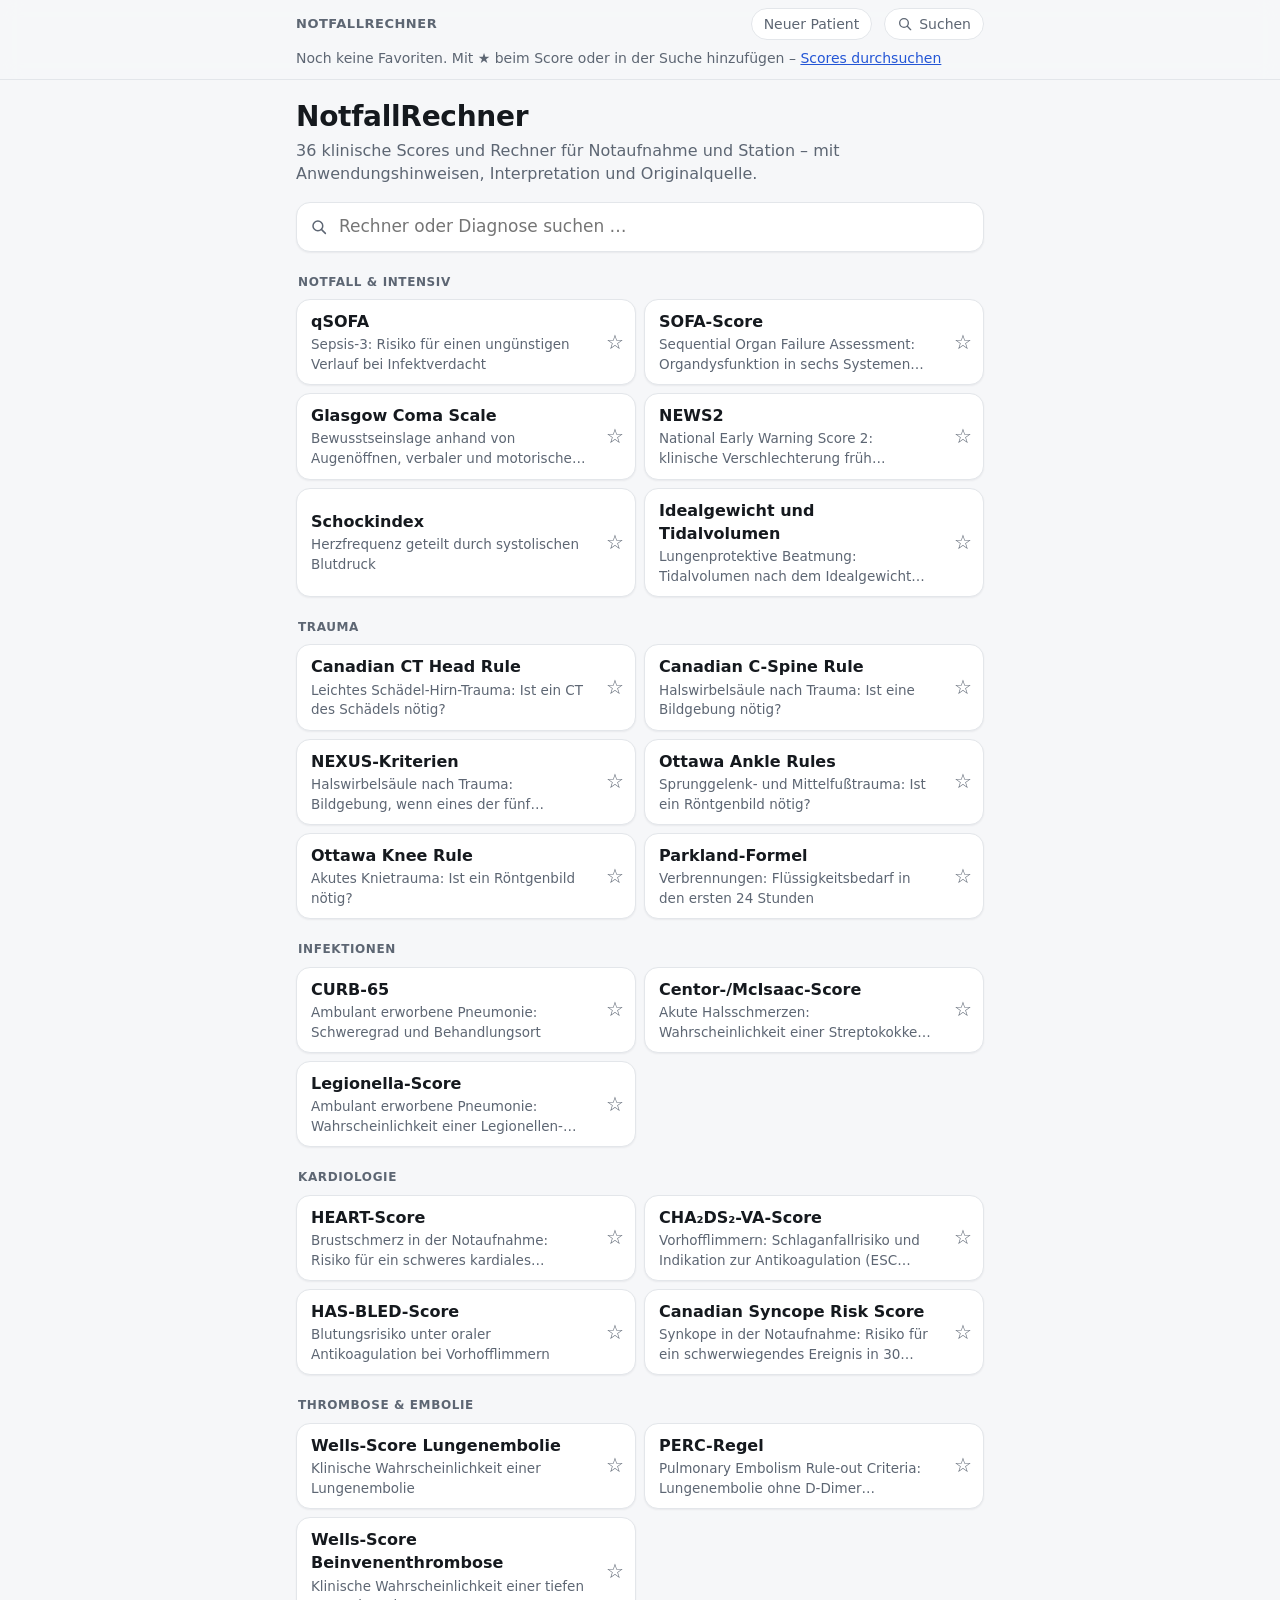
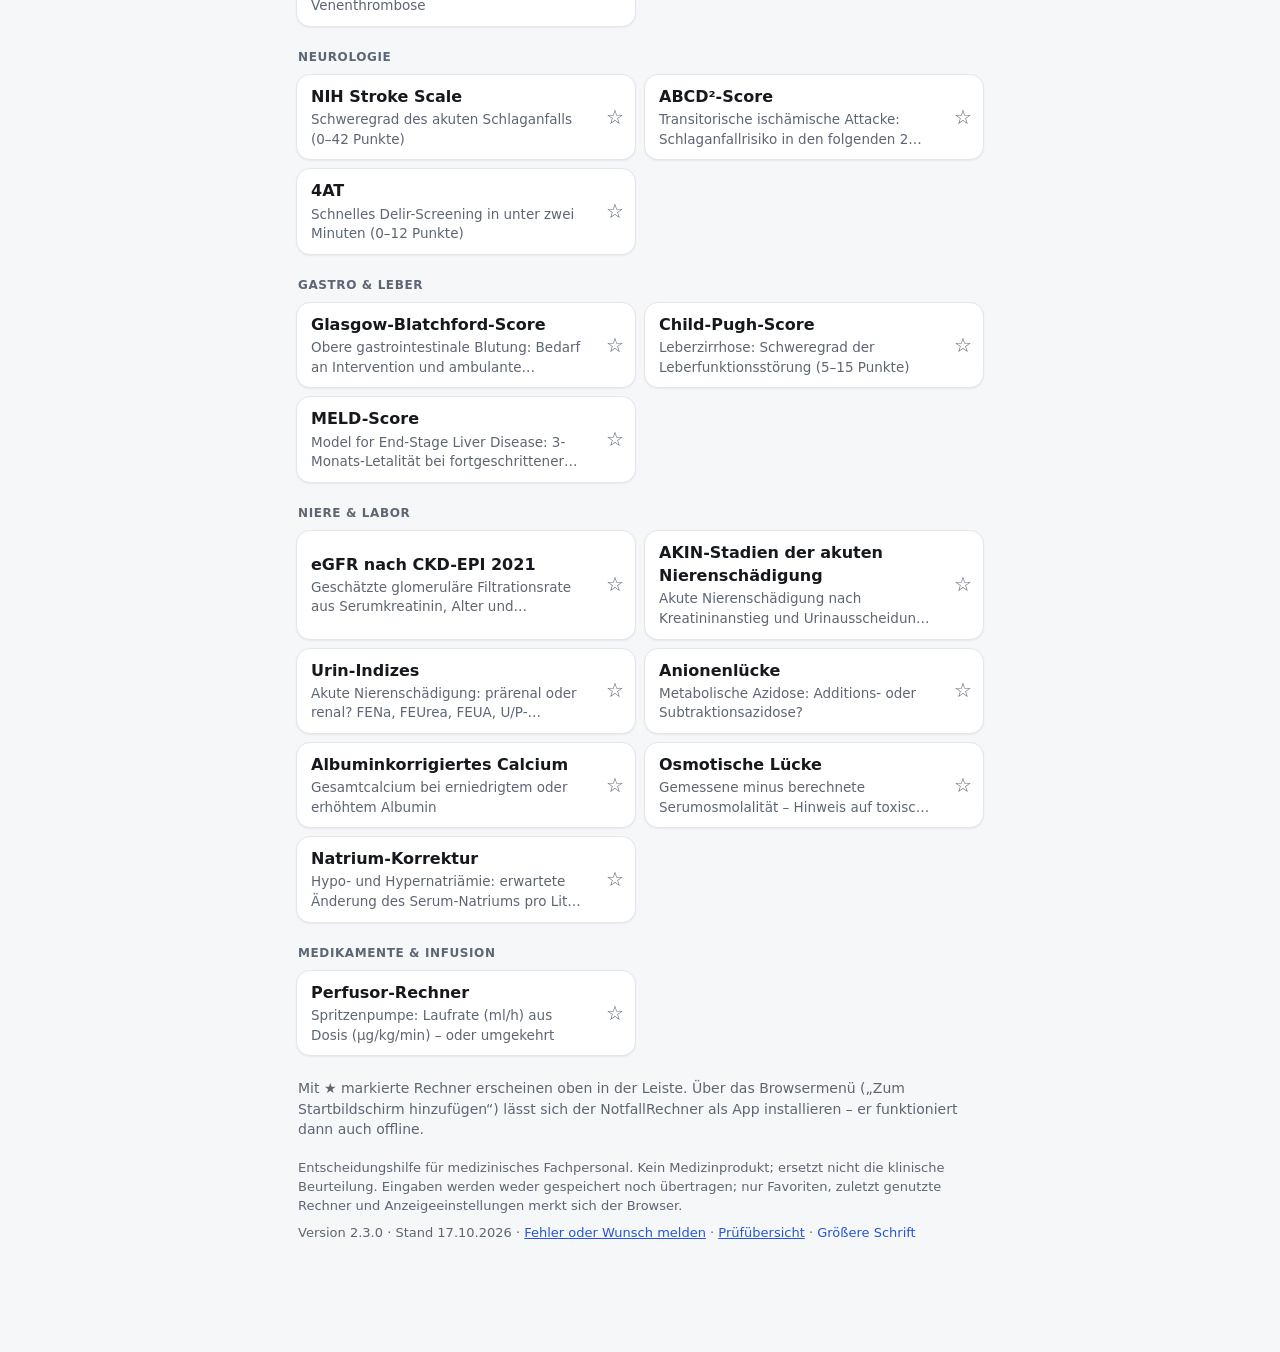
<file: index.html>
<!doctype html>
<html lang="de">
<head>
  <meta charset="utf-8">
  <meta name="viewport" content="width=device-width, initial-scale=1, viewport-fit=cover">
  <title>Notfall Rechner</title>
  <meta name="description" content="NotfallRechner: klinische Scores und Rechner für Notaufnahme und Station – NEWS2, qSOFA, SOFA, GCS, HEART, Wells, NIHSS, Canadian CT Head, eGFR, Urin-Indizes, Perfusor und mehr, mit Anwendungshinweisen und Originalquelle.">
  <meta name="theme-color" content="#f6f7f9" media="(prefers-color-scheme: light)">
  <meta name="theme-color" content="#111418" media="(prefers-color-scheme: dark)">
  <link rel="manifest" href="manifest.json">
  <link rel="icon" href="icons/icon.svg" type="image/svg+xml">
  <link rel="apple-touch-icon" href="icons/apple-touch-icon.png">
  <meta name="apple-mobile-web-app-title" content="NotfallRechner">
  <link rel="stylesheet" href="css/style.css">
</head>
<body>
  <header class="top">
    <div class="brand-row">
      <a class="brand" href="#" title="Zur Startseite">NotfallRechner</a>
      <button id="new-patient" type="button" class="new-patient" title="Alle Eingaben in allen Rechnern löschen">Neuer Patient</button>
      <button id="search-open" type="button" class="search-open" aria-keyshortcuts="/" title="Suchen ( / )">
        <svg viewBox="0 0 24 24" width="16" height="16" aria-hidden="true"><circle cx="10.5" cy="10.5" r="6.5" fill="none" stroke="currentColor" stroke-width="2"/><path d="m15.5 15.5 5 5" stroke="currentColor" stroke-width="2" stroke-linecap="round"/></svg>
        Suchen
      </button>
    </div>
    <nav id="nav" class="tabs" aria-label="Score auswählen"></nav>
  </header>

  <main>
    <section id="home" class="home" hidden>
      <h1 class="home-title">NotfallRechner</h1>
      <p id="home-intro" class="home-intro"></p>
      <div class="home-search">
        <svg viewBox="0 0 24 24" width="18" height="18" aria-hidden="true"><circle cx="10.5" cy="10.5" r="6.5" fill="none" stroke="currentColor" stroke-width="2"/><path d="m15.5 15.5 5 5" stroke="currentColor" stroke-width="2" stroke-linecap="round"/></svg>
        <input id="home-search" type="search" placeholder="Rechner oder Diagnose suchen …" aria-label="Rechner suchen" autocomplete="off" enterkeyhint="go">
      </div>
      <div id="home-list" class="home-list"></div>
      <p class="home-tip">
        Mit ★ markierte Rechner erscheinen oben in der Leiste. Über das Browsermenü
        („Zum Startbildschirm hinzufügen“) lässt sich der NotfallRechner als App installieren – er funktioniert dann auch offline.
      </p>
    </section>

    <div id="calc">
    <div class="head">
      <div>
        <h1 id="title"></h1>
        <p id="subtitle" class="subtitle"></p>
      </div>
      <div class="head-actions">
        <button id="fav" type="button" class="fav-btn" aria-pressed="false">
          <svg viewBox="0 0 24 24" width="18" height="18" aria-hidden="true"><path d="M12 3.5l2.6 5.3 5.9.9-4.3 4.1 1 5.8-5.2-2.7-5.2 2.7 1-5.8-4.3-4.1 5.9-.9z" stroke="currentColor" stroke-width="1.8" stroke-linejoin="round"/></svg>
        </button>
        <button id="reset" type="button" class="reset">Zurücksetzen</button>
      </div>
    </div>

    <details id="usage" class="usage"></details>

    <div id="form" class="form"></div>

    <section id="detail" class="detail" aria-live="polite"></section>
    </div>

    <p class="disclaimer">
      Entscheidungshilfe für medizinisches Fachpersonal. Kein Medizinprodukt; ersetzt nicht die klinische Beurteilung.
      Eingaben werden weder gespeichert noch übertragen; nur Favoriten, zuletzt genutzte Rechner und Anzeigeeinstellungen merkt sich der Browser.
    </p>
    <p class="footer">
      <span id="version"></span> · <a id="feedback" target="_blank" rel="noopener">Fehler oder Wunsch melden</a> ·
      <a href="pruefung.html">Prüfübersicht</a> ·
      <button id="text-size" type="button" class="link-button" aria-pressed="false">Größere Schrift</button>
    </p>
  </main>

  <div id="bar" class="bar" role="status"></div>
  <div id="toast" class="toast" role="status" hidden></div>

  <dialog id="search" class="search" aria-label="Score suchen">
    <div class="search-inner">
      <div class="search-head">
        <input id="search-input" type="search" placeholder="Score, Organ oder Diagnose …" aria-label="Scores durchsuchen" autocomplete="off" enterkeyhint="go">
        <form method="dialog"><button class="search-close">Schließen</button></form>
      </div>
      <div id="search-list" class="search-list"></div>
    </div>
  </dialog>

  <script src="js/version.js"></script>
  <script src="js/config.js"></script>
  <script src="js/scores.js"></script>
  <script src="js/app.js"></script>
</body>
</html>
</file>
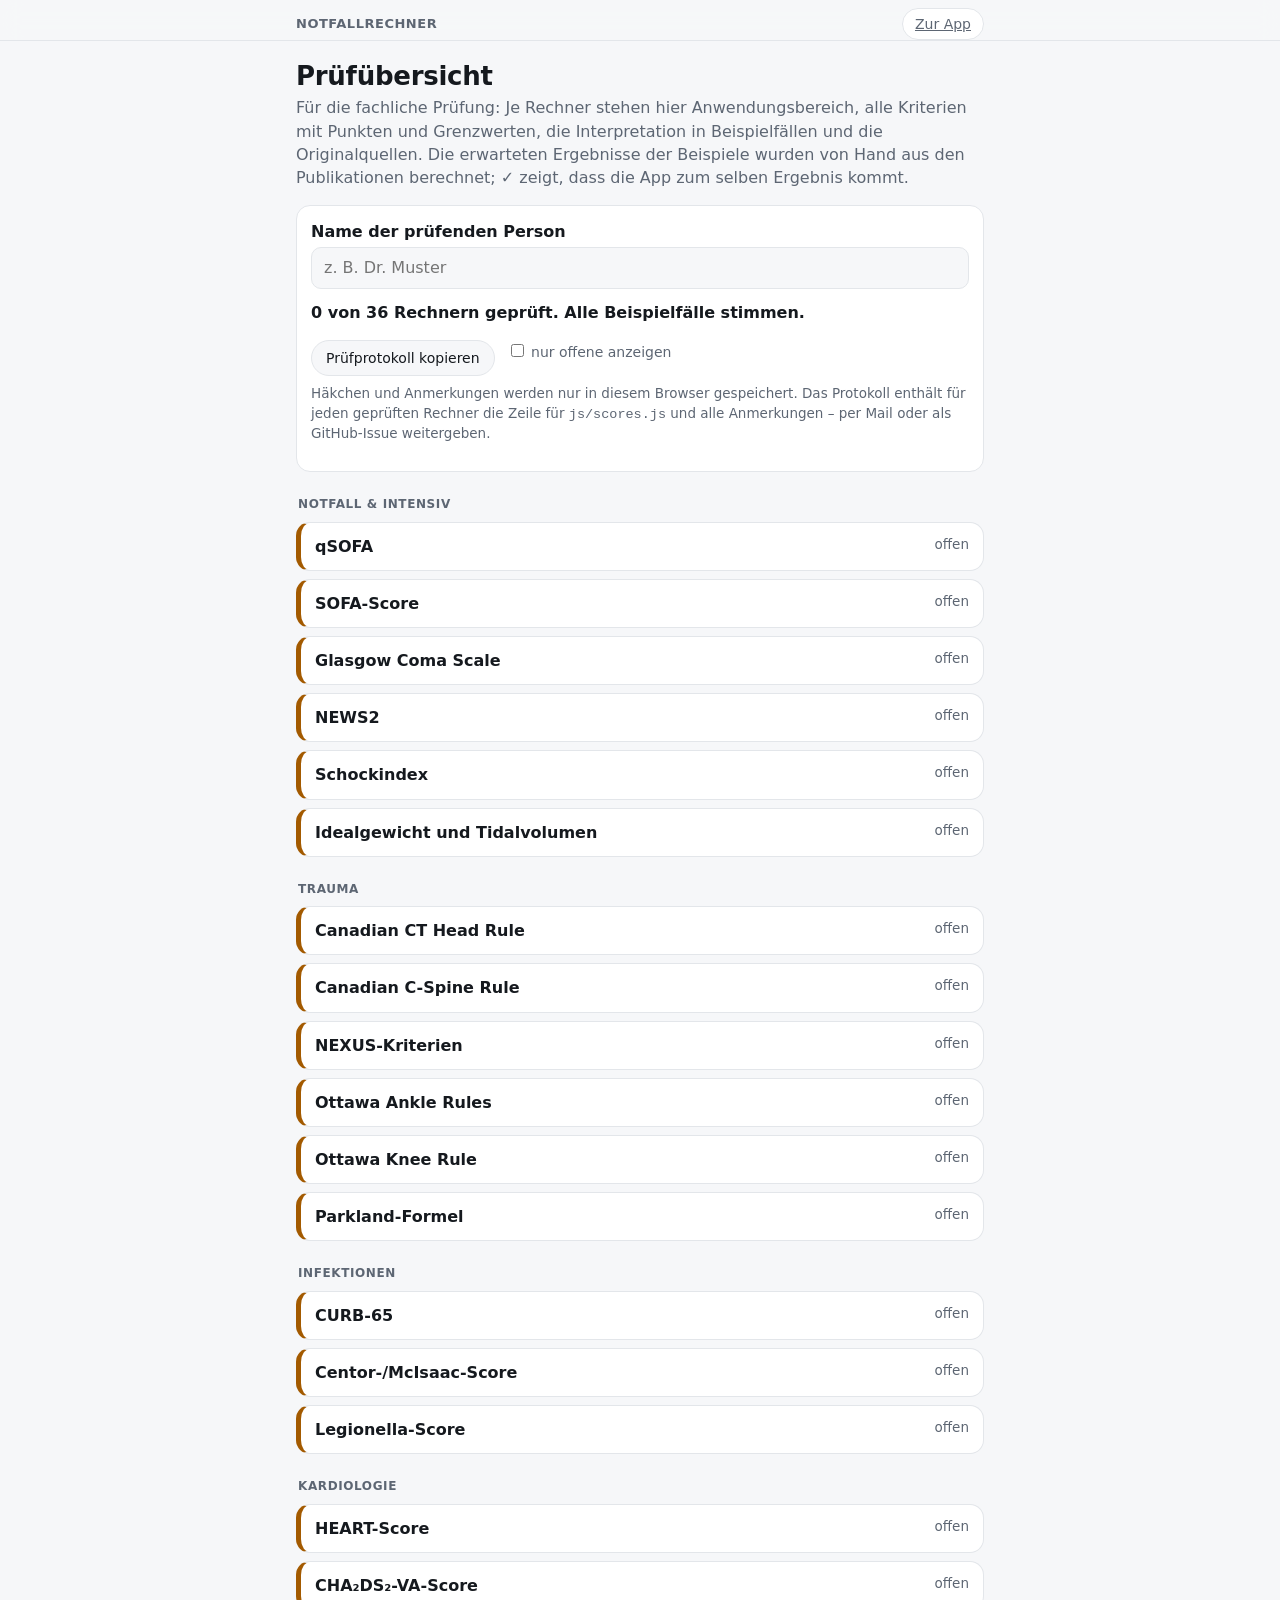
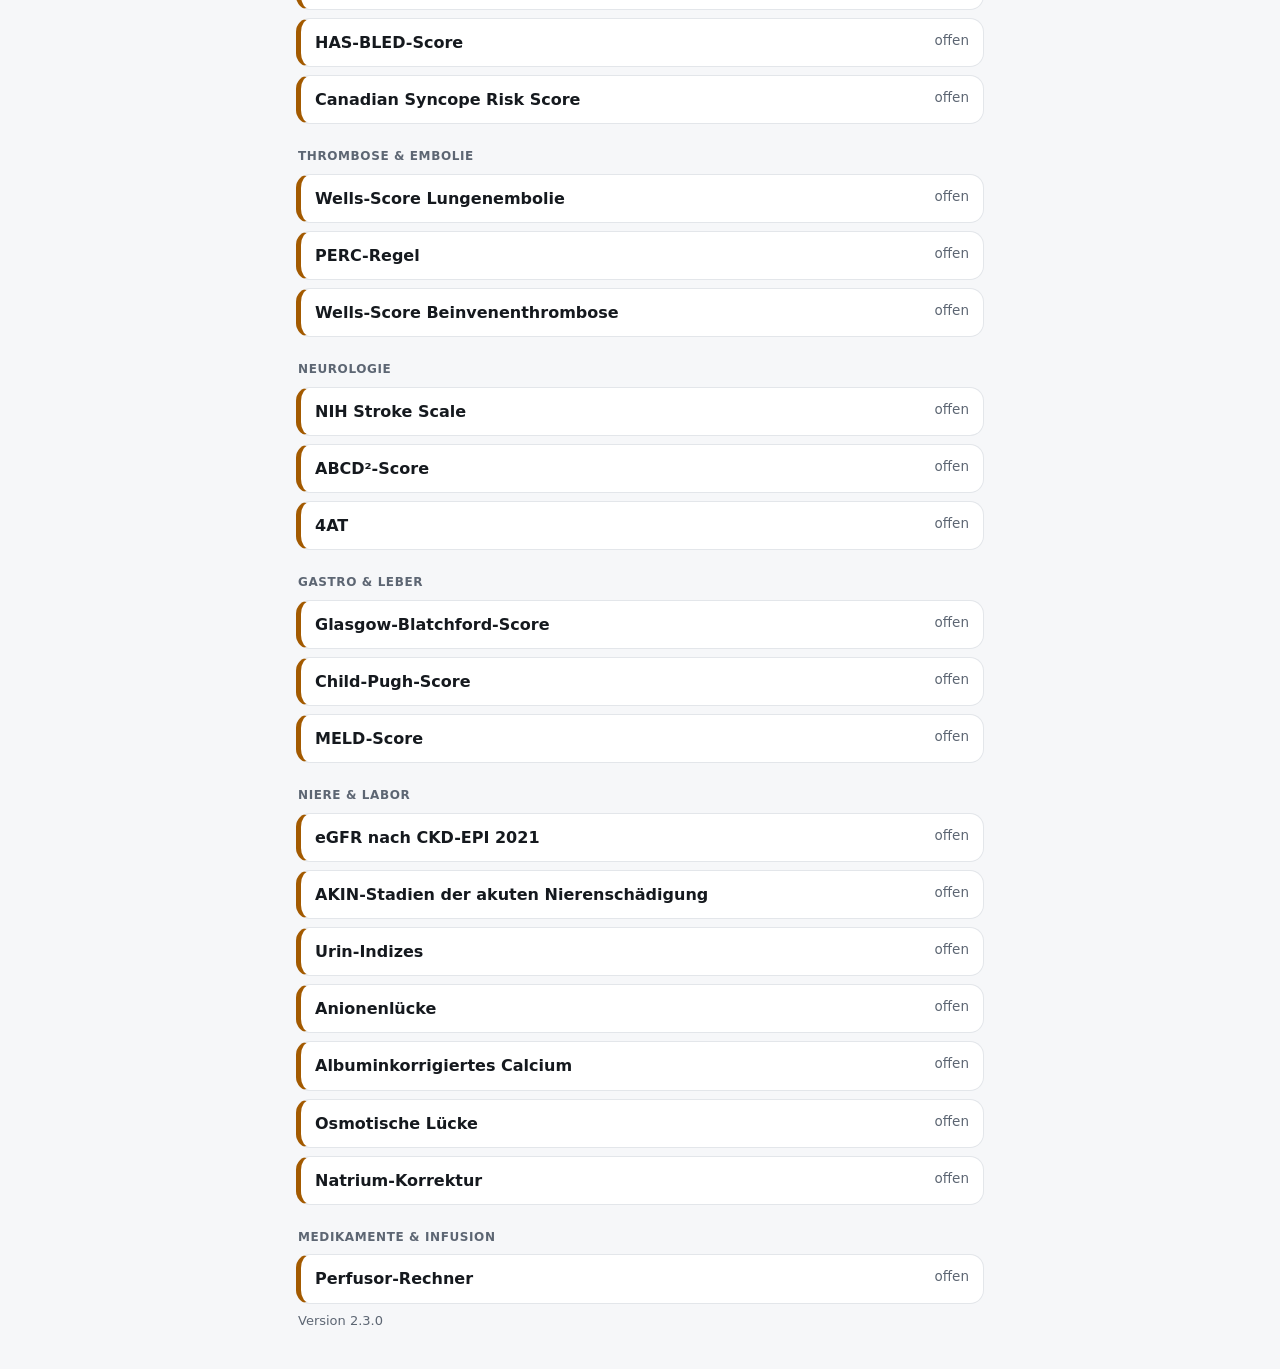
<file: pruefung.html>
<!doctype html>
<html lang="de">
<head>
  <meta charset="utf-8">
  <meta name="viewport" content="width=device-width, initial-scale=1, viewport-fit=cover">
  <title>Prüfübersicht · NotfallRechner</title>
  <meta name="description" content="Fachliche Prüfung des NotfallRechners: Kriterien, Grenzwerte und durchgerechnete Beispielfälle aller Rechner.">
  <meta name="robots" content="noindex">
  <meta name="theme-color" content="#f6f7f9" media="(prefers-color-scheme: light)">
  <meta name="theme-color" content="#111418" media="(prefers-color-scheme: dark)">
  <link rel="icon" href="icons/icon.svg" type="image/svg+xml">
  <link rel="stylesheet" href="css/style.css">
</head>
<body class="review-page">
  <header class="top">
    <div class="brand-row">
      <a class="brand" href="./">NotfallRechner</a>
      <a class="search-open" href="./">Zur App</a>
    </div>
  </header>

  <main>
    <h1>Prüfübersicht</h1>
    <p class="subtitle">
      Für die fachliche Prüfung: Je Rechner stehen hier Anwendungsbereich, alle Kriterien mit Punkten und Grenzwerten,
      die Interpretation in Beispielfällen und die Originalquellen. Die erwarteten Ergebnisse der Beispiele wurden von
      Hand aus den Publikationen berechnet; ✓ zeigt, dass die App zum selben Ergebnis kommt.
    </p>

    <section class="review-panel">
      <label class="review-field">
        <span>Name der prüfenden Person</span>
        <input id="reviewer" type="text" autocomplete="name" placeholder="z. B. Dr. Muster">
      </label>
      <p id="progress" class="review-progress"></p>
      <div class="review-actions">
        <button id="copy-log" type="button" class="copy">Prüfprotokoll kopieren</button>
        <label class="review-filter"><input id="only-open" type="checkbox"> nur offene anzeigen</label>
      </div>
      <p class="hint">
        Häkchen und Anmerkungen werden nur in diesem Browser gespeichert. Das Protokoll enthält für jeden geprüften
        Rechner die Zeile für <code>js/scores.js</code> und alle Anmerkungen – per Mail oder als GitHub-Issue weitergeben.
      </p>
    </section>

    <div id="list" class="review-list"></div>

    <p class="footer"><span id="version"></span></p>
  </main>

  <div id="toast" class="toast" role="status" hidden></div>

  <script src="js/version.js"></script>
  <script src="js/config.js"></script>
  <script src="js/scores.js"></script>
  <script src="js/examples.js"></script>
  <script src="js/review.js"></script>
</body>
</html>
</file>
<file: css/style.css>
:root {
  --bg: #f6f7f9;
  --surface: #ffffff;
  --text: #15191e;
  --muted: #5d6673;
  --line: #e3e6ea;
  --accent: #2456d6;
  --accent-soft: #e8eefc;
  --low: #1a7f4b;
  --low-soft: #e5f4ec;
  --mid: #a35a00;
  --mid-soft: #fbf0df;
  --high: #c0262d;
  --high-soft: #fbe7e7;
  --pending: #5d6673;
  --pending-soft: #eef0f3;
  --info: var(--accent);
  --info-soft: var(--accent-soft);
  --radius: 14px;
  --shadow: 0 1px 2px rgba(16, 24, 40, 0.06);
  color-scheme: light;
}

@media (prefers-color-scheme: dark) {
  :root {
    --bg: #111418;
    --surface: #1a1e24;
    --text: #e8eaed;
    --muted: #9aa3ae;
    --line: #2b313a;
    --accent: #7ea2ff;
    --accent-soft: #1f2a44;
    --low: #4cc488;
    --low-soft: #15291f;
    --mid: #f0a540;
    --mid-soft: #2e2414;
    --high: #ff6b6b;
    --high-soft: #331a1c;
    --pending: #9aa3ae;
    --pending-soft: #22272e;
    --shadow: none;
    color-scheme: dark;
  }
}

* { box-sizing: border-box; }

/* Elements with their own display value must still honour the attribute. */
[hidden] { display: none !important; }

html { -webkit-text-size-adjust: 100%; }

body {
  margin: 0;
  background: var(--bg);
  color: var(--text);
  font: 16px/1.45 system-ui, -apple-system, "Segoe UI", Roboto, "Helvetica Neue", Arial, sans-serif;
  -webkit-font-smoothing: antialiased;
}

button { font: inherit; color: inherit; }

/* Header + tabs */
.top {
  position: sticky;
  top: 0;
  z-index: 10;
  background: color-mix(in srgb, var(--bg) 88%, transparent);
  backdrop-filter: saturate(1.4) blur(10px);
  -webkit-backdrop-filter: saturate(1.4) blur(10px);
  border-bottom: 1px solid var(--line);
  padding-top: env(safe-area-inset-top);
}
.brand-row {
  display: flex;
  align-items: center;
  justify-content: space-between;
  gap: 12px;
  max-width: 720px;
  margin: 0 auto;
  padding: 8px 16px 0;
}
.brand {
  flex: 1;
  color: var(--muted);
  text-decoration: none;
  min-width: 0;
  overflow: hidden;
  text-overflow: ellipsis;
  white-space: nowrap;
  font-size: 13px;
  font-weight: 600;
  letter-spacing: 0.04em;
  text-transform: uppercase;
  color: var(--muted);
}
.tabs {
  display: flex;
  gap: 6px;
  max-width: 720px;
  margin: 0 auto;
  padding: 8px 16px 10px;
  flex-wrap: wrap;
}
.tabs-empty { margin: 0; font-size: 14px; color: var(--muted); }
.tabs-empty-link {
  padding: 0;
  border: none;
  background: none;
  color: var(--accent);
  font-size: inherit;
  text-decoration: underline;
  cursor: pointer;
}
.tab {
  flex: none;
  padding: 7px 14px;
  border-radius: 999px;
  border: 1px solid var(--line);
  background: var(--surface);
  color: var(--text);
  text-decoration: none;
  font-size: 15px;
  font-weight: 500;
  white-space: nowrap;
}
.tab[aria-current="page"] {
  background: var(--accent);
  border-color: var(--accent);
  color: #fff;
}
@media (prefers-color-scheme: dark) {
  .tab[aria-current="page"] { color: #0b1020; }
}
.search-open {
  display: inline-flex;
  align-items: center;
  gap: 6px;
  padding: 5px 12px;
  border: 1px solid var(--line);
  border-radius: 999px;
  background: var(--surface);
  color: var(--muted);
  font-size: 14px;
  cursor: pointer;
}
.search-open:hover, .new-patient:hover { color: var(--text); }
.new-patient {
  flex: none;
  padding: 5px 12px;
  border: 1px solid var(--line);
  border-radius: 999px;
  background: var(--surface);
  color: var(--muted);
  font-size: 14px;
  cursor: pointer;
}

/* Layout */
main {
  max-width: 720px;
  margin: 0 auto;
  padding: 20px 16px calc(110px + env(safe-area-inset-bottom));
}
.head {
  display: flex;
  align-items: flex-start;
  justify-content: space-between;
  gap: 12px;
  margin-bottom: 16px;
}
.head > div { min-width: 0; }
h1 { hyphens: auto; overflow-wrap: break-word; margin: 0; font-size: 26px; line-height: 1.2; letter-spacing: -0.01em; }
.subtitle { margin: 4px 0 0; color: var(--muted); }
.reset {
  flex: none;
  background: none;
  border: 1px solid var(--line);
  border-radius: 999px;
  padding: 6px 12px;
  font-size: 14px;
  color: var(--muted);
  cursor: pointer;
}
.reset:hover { color: var(--text); }
.head-actions { flex: none; display: flex; align-items: center; gap: 6px; }
.fav-btn {
  display: grid;
  place-items: center;
  width: 34px;
  height: 34px;
  padding: 0;
  border: 1px solid var(--line);
  border-radius: 50%;
  background: none;
  color: var(--muted);
  cursor: pointer;
}
.fav-btn svg { fill: none; }
.fav-btn:hover { color: var(--text); }
.fav-btn[aria-pressed="true"] { color: var(--mid); border-color: var(--mid); }
.fav-btn[aria-pressed="true"] svg { fill: currentColor; }

/* When to use */
.usage {
  margin: 0 0 16px;
  background: var(--accent-soft);
  border-radius: var(--radius);
  font-size: 15px;
}
.usage summary {
  padding: 10px 14px;
  font-weight: 600;
  color: var(--accent);
  cursor: pointer;
  list-style-position: inside;
}
.usage-body { padding: 0 14px 12px; }
.usage-body p { margin: 0; hyphens: auto; overflow-wrap: break-word; }
.usage-body p + p { margin-top: 8px; }

.form { display: flex; flex-direction: column; gap: 10px; }
.form-heading {
  margin: 10px 2px 0;
  font-size: 12px;
  font-weight: 600;
  letter-spacing: 0.05em;
  text-transform: uppercase;
  color: var(--muted);
}
.form-heading:first-child { margin-top: 0; }

.hint { display: block; font-size: 13.5px; color: var(--muted); margin-top: 2px; }

/* Larger text: scales the whole layout, including the fixed result bar. */
html.large-text body { zoom: 1.18; }

.link-button {
  padding: 0;
  border: none;
  background: none;
  color: var(--accent);
  font: inherit;
  cursor: pointer;
}
.link-button:hover { text-decoration: underline; }

/* Review page */
.review-page main { padding-bottom: 40px; }
.review-panel {
  margin: 16px 0 8px;
  padding: 14px;
  background: var(--surface);
  border: 1px solid var(--line);
  border-radius: var(--radius);
}
.review-field { display: flex; flex-direction: column; gap: 4px; font-weight: 600; }
.review-field input, .review-check textarea {
  font: inherit;
  font-weight: 400;
  color: var(--text);
  background: var(--bg);
  border: 1px solid var(--line);
  border-radius: 10px;
  padding: 8px 12px;
}
.review-progress { margin: 12px 0 0; font-weight: 600; }
.review-actions { display: flex; flex-wrap: wrap; align-items: center; gap: 12px; margin: 4px 0 8px; }
.review-filter { font-size: 14px; color: var(--muted); }
.review-group {
  margin: 24px 2px 8px;
  font-size: 12px;
  font-weight: 600;
  letter-spacing: 0.05em;
  text-transform: uppercase;
  color: var(--muted);
}
.review-card {
  margin-bottom: 8px;
  background: var(--surface);
  border: 1px solid var(--line);
  border-left: 5px solid var(--mid);
  border-radius: var(--radius);
}
.review-card[data-checked="true"] { border-left-color: var(--low); }
.review-card summary {
  display: flex;
  justify-content: space-between;
  gap: 12px;
  padding: 12px 14px;
  cursor: pointer;
}
.review-title { font-weight: 600; }
.review-status { flex: none; font-size: 13.5px; color: var(--muted); }
.review-body { padding: 0 14px 14px; }
.review-body h3 { margin: 16px 0 6px; font-size: 15px; }
.review-body p { margin: 0 0 6px; }
.review-criteria { margin: 0; padding-left: 18px; }
.review-criteria li { margin: 4px 0; }
.review-criteria ul { margin: 2px 0; padding-left: 18px; font-size: 14.5px; }
.review-crit-heading { list-style: none; margin-left: -18px !important; font-weight: 600; color: var(--muted); }
.review-examples { display: grid; gap: 8px; }
.review-example {
  padding: 10px 12px;
  border-radius: 10px;
  background: var(--low-soft);
}
.review-example[data-ok="false"] { background: var(--high-soft); }
.review-example h4 { margin: 0 0 4px; font-size: 14px; }
.review-inputs {
  margin: 0 0 6px;
  font: 13.5px/1.45 ui-monospace, SFMono-Regular, Consolas, monospace;
  white-space: pre-wrap;
  overflow-wrap: anywhere;
}
.review-result { display: flex; flex-wrap: wrap; gap: 4px 14px; font-size: 14.5px; }
.review-ok { font-weight: 700; }
.review-source { display: block; margin: 4px 0; color: var(--accent); font-size: 14px; overflow-wrap: anywhere; }
.review-check { margin-top: 16px; padding-top: 12px; border-top: 1px solid var(--line); display: grid; gap: 8px; }
.review-check label { font-weight: 600; }

/* Start page */
.home-title { font-size: 28px; }
.home-intro { margin: 6px 0 16px; color: var(--muted); }
.home-search {
  position: relative;
  display: flex;
  align-items: center;
}
.home-search svg { position: absolute; left: 14px; color: var(--muted); pointer-events: none; }
#home-search {
  width: 100%;
  min-height: 50px;
  padding: 10px 14px 10px 42px;
  font: inherit;
  font-size: 17px;
  color: var(--text);
  background: var(--surface);
  border: 1px solid var(--line);
  border-radius: var(--radius);
  box-shadow: var(--shadow);
}
#home-search:focus { outline: 2px solid var(--accent); outline-offset: 1px; border-color: var(--accent); }
.home-group h2 {
  margin: 22px 2px 8px;
  font-size: 12px;
  font-weight: 600;
  letter-spacing: 0.05em;
  text-transform: uppercase;
  color: var(--muted);
}
.home-recent { display: flex; flex-wrap: wrap; gap: 6px; }
.home-grid { display: grid; grid-template-columns: 1fr; gap: 8px; }
@media (min-width: 600px) {
  .home-grid { grid-template-columns: 1fr 1fr; }
}
.home-card {
  display: flex;
  align-items: center;
  gap: 4px;
  background: var(--surface);
  border: 1px solid var(--line);
  border-radius: var(--radius);
  box-shadow: var(--shadow);
  transition: border-color 0.12s;
}
.home-card:hover { border-color: color-mix(in srgb, var(--accent) 50%, var(--line)); }
.home-link {
  flex: 1;
  min-width: 0;
  padding: 10px 4px 10px 14px;
  color: var(--text);
  text-decoration: none;
  border-radius: var(--radius);
}
.home-name { display: block; font-weight: 600; }
.home-sub {
  display: -webkit-box;
  -webkit-line-clamp: 2;
  -webkit-box-orient: vertical;
  overflow: hidden;
  margin-top: 2px;
  font-size: 13.5px;
  color: var(--muted);
  hyphens: auto;
}
.home-tip { margin: 22px 2px 0; font-size: 14px; color: var(--muted); }
.home-link:focus-visible, .brand:focus-visible { outline: 2px solid var(--accent); outline-offset: 2px; }

/* Yes/no rows */
.row {
  display: flex;
  align-items: center;
  gap: 12px;
  width: 100%;
  min-height: 56px;
  padding: 12px 14px;
  text-align: left;
  background: var(--surface);
  border: 1px solid var(--line);
  border-radius: var(--radius);
  box-shadow: var(--shadow);
  cursor: pointer;
  -webkit-tap-highlight-color: transparent;
  transition: border-color 0.12s, background-color 0.12s;
}
.row-text { flex: 1; min-width: 0; }
.row-label { font-weight: 500; }
.row .pts {
  flex: none;
  font-variant-numeric: tabular-nums;
  font-size: 14px;
  color: var(--muted);
}
.switch {
  flex: none;
  position: relative;
  width: 44px;
  height: 26px;
  border-radius: 999px;
  background: var(--line);
  transition: background-color 0.15s;
}
.switch::after {
  content: "";
  position: absolute;
  top: 3px;
  left: 3px;
  width: 20px;
  height: 20px;
  border-radius: 50%;
  background: #fff;
  box-shadow: 0 1px 2px rgba(0, 0, 0, 0.25);
  transition: transform 0.15s;
}
.row[aria-pressed="true"] { border-color: var(--accent); background: var(--accent-soft); }
.row[aria-pressed="true"] .switch { background: var(--accent); }
.row[aria-pressed="true"] .switch::after { transform: translateX(18px); }
.row[aria-pressed="true"] .pts { color: var(--accent); font-weight: 600; }

/* Multiple-choice items */
.choice {
  margin: 0;
  padding: 12px 14px 14px;
  background: var(--surface);
  border: 1px solid var(--line);
  border-radius: var(--radius);
  box-shadow: var(--shadow);
  min-width: 0;
}
.choice.missing { border-color: var(--mid); }
.choice { scroll-margin-top: calc(var(--header-h, 100px) + 12px); }
.choice-label { float: left; width: 100%; padding: 0; font-weight: 600; }
.choice-label + * { clear: both; }
.choice > .hint { margin: 0 0 2px; }
.options {
  display: grid;
  grid-template-columns: repeat(auto-fit, minmax(170px, 1fr));
  gap: 8px;
  margin-top: 10px;
}
.option {
  display: flex;
  align-items: flex-start;
  gap: 10px;
  min-height: 48px;
  padding: 10px 12px;
  text-align: left;
  background: var(--bg);
  border: 1px solid var(--line);
  border-radius: 10px;
  cursor: pointer;
  -webkit-tap-highlight-color: transparent;
  transition: border-color 0.12s, background-color 0.12s;
}
.opt-pts {
  flex: none;
  min-width: 26px;
  height: 26px;
  padding: 0 6px;
  border-radius: 8px;
  display: grid;
  place-items: center;
  font-size: 14px;
  font-weight: 600;
  font-variant-numeric: tabular-nums;
  background: var(--surface);
  border: 1px solid var(--line);
}
.opt-text { min-width: 0; padding-top: 2px; }
.row-label, .opt-label, .hint { hyphens: auto; overflow-wrap: break-word; }
.opt-label { font-size: 15px; }
.option[aria-checked="true"] { border-color: var(--accent); background: var(--accent-soft); }
.option[aria-checked="true"] .opt-pts { background: var(--accent); border-color: var(--accent); color: #fff; }
@media (prefers-color-scheme: dark) {
  .option[aria-checked="true"] .opt-pts { color: #0b1020; }
}

/* Number inputs */
.num-row { display: flex; flex-wrap: wrap; align-items: center; gap: 8px; margin-top: 10px; }
.num-input {
  width: 9em;
  min-height: 44px;
  padding: 8px 12px;
  font: inherit;
  font-size: 18px;
  font-variant-numeric: tabular-nums;
  color: var(--text);
  background: var(--bg);
  border: 1px solid var(--line);
  border-radius: 10px;
}
.num-input:focus { outline: 2px solid var(--accent); outline-offset: 1px; border-color: var(--accent); }
.choice.invalid .num-input { border-color: var(--high); }
.unit-label { color: var(--muted); }
.units { display: inline-flex; border: 1px solid var(--line); border-radius: 10px; overflow: hidden; }
.unit {
  min-height: 42px;
  padding: 0 12px;
  border: none;
  background: var(--bg);
  color: var(--muted);
  font-size: 14px;
  cursor: pointer;
}
.unit + .unit { border-left: 1px solid var(--line); }
.unit[aria-checked="true"] { background: var(--accent-soft); color: var(--accent); font-weight: 600; }
.num-error { margin: 6px 0 0; font-size: 13.5px; color: var(--high); }
.num-error:empty { display: none; }
.num-shared { display: none; margin: 6px 0 0; font-size: 13.5px; color: var(--accent); }
.choice.prefilled .num-shared { display: block; }
.choice.prefilled .num-input { border-style: dashed; border-color: var(--accent); }

@media (hover: hover) {
  .row:hover, .option:hover { border-color: color-mix(in srgb, var(--accent) 50%, var(--line)); }
}
.row:focus-visible, .option:focus-visible, .tab:focus-visible, .reset:focus-visible, .bar-jump:focus-visible,
.unit:focus-visible, .fav-btn:focus-visible, .search-open:focus-visible, .copy:focus-visible, .star:focus-visible, .search-link:focus-visible {
  outline: 2px solid var(--accent);
  outline-offset: 2px;
}

/* Interpretation card */
.detail {
  --c: var(--pending);
  --c-soft: var(--pending-soft);
  margin-top: 20px;
  padding: 16px 16px 14px;
  background: var(--surface);
  border: 1px solid var(--line);
  border-left: 5px solid var(--c);
  border-radius: var(--radius);
  box-shadow: var(--shadow);
}
.detail-kicker { margin: 0; font-size: 14px; color: var(--muted); font-variant-numeric: tabular-nums; }
.detail-label { margin: 2px 0 6px; font-size: 21px; color: var(--c); }
.detail-text { margin: 0; }
.detail-warn {
  margin: 10px 0 0;
  padding: 8px 10px;
  border-radius: 8px;
  background: var(--mid-soft);
  font-size: 14px;
}
.indices { list-style: none; margin: 14px 0 0; padding: 0; display: flex; flex-direction: column; gap: 6px; }
.index-row {
  --c: var(--pending);
  --c-soft: var(--pending-soft);
  padding: 8px 12px;
  border-radius: 10px;
  background: var(--c-soft);
  border-left: 4px solid var(--c);
}
.index-head { display: flex; align-items: baseline; justify-content: space-between; gap: 12px; }
.index-name { font-weight: 600; }
.index-value { font-weight: 700; font-variant-numeric: tabular-nums; color: var(--c); white-space: nowrap; }
.index-note { display: block; font-size: 14px; color: var(--muted); hyphens: auto; overflow-wrap: break-word; }
.copy {
  margin-top: 12px;
  padding: 7px 14px;
  border: 1px solid var(--line);
  border-radius: 999px;
  background: var(--bg);
  font-size: 14px;
  font-weight: 500;
  cursor: pointer;
}
.copy:hover { border-color: var(--accent); color: var(--accent); }
.related { margin-top: 14px; display: flex; flex-direction: column; gap: 6px; }
.related h3, .sources h3 {
  margin: 0 0 2px;
  font-size: 12px;
  font-weight: 600;
  letter-spacing: 0.05em;
  text-transform: uppercase;
  color: var(--muted);
}
.related-link {
  display: block;
  padding: 8px 12px;
  border: 1px solid var(--line);
  border-radius: 10px;
  background: var(--bg);
  color: var(--text);
  text-decoration: none;
}
.related-link:hover { border-color: var(--accent); }
.related-name { font-weight: 600; color: var(--accent); }
.related-name::after { content: " →"; }
.review { margin: 10px 0 0; padding: 6px 10px; border-radius: 8px; font-size: 13.5px; }
.review[data-state="open"] { background: var(--mid-soft); }
.review[data-state="done"] { background: var(--low-soft); }
.review a { color: var(--accent); }
.footer { margin: 8px 2px 0; font-size: 13px; color: var(--muted); }
.footer a { color: var(--accent); }
.notes { margin: 12px 0 0; padding-left: 18px; color: var(--muted); font-size: 14px; }
.notes li + li { margin-top: 4px; }
.sources { margin-top: 14px; padding-top: 12px; border-top: 1px solid var(--line); }
.sources h3 { margin-bottom: 6px; }
.sources a {
  display: block;
  color: var(--accent);
  font-size: 14px;
  text-decoration: none;
  overflow-wrap: anywhere;
}
.sources a + a { margin-top: 6px; }
.sources a:hover { text-decoration: underline; }

.disclaimer { margin: 20px 2px 0; font-size: 13px; color: var(--muted); }

/* Sticky result bar */
.bar {
  --c: var(--pending);
  --c-soft: var(--pending-soft);
  position: fixed;
  left: 50%;
  bottom: calc(12px + env(safe-area-inset-bottom));
  transform: translateX(-50%);
  width: min(688px, calc(100% - 24px));
  display: flex;
  /* A label that does not fit next to the number moves to its own line. */
  flex-wrap: wrap;
  align-items: baseline;
  gap: 6px 8px;
  padding: 12px 16px;
  border-radius: 16px;
  background: var(--surface);
  border: 1px solid var(--line);
  border-left: 5px solid var(--c);
  box-shadow: 0 8px 28px rgba(16, 24, 40, 0.16);
  z-index: 20;
}
.bar-name { min-width: 0; font-size: 13px; font-weight: 600; line-height: 1.2; color: var(--muted); align-self: center; hyphens: auto; }
.bar-total {
  font-size: 30px;
  font-weight: 700;
  line-height: 1;
  font-variant-numeric: tabular-nums;
  color: var(--c);
}
.bar-max { white-space: nowrap; font-size: 14px; color: var(--muted); font-variant-numeric: tabular-nums; }
.bar-label {
  margin-left: auto;
  align-self: center;
  padding: 4px 10px;
  border-radius: 999px;
  background: var(--c-soft);
  color: var(--c);
  font-size: 14px;
  font-weight: 600;
  line-height: 1.25;
  text-align: right;
  flex: 0 1 auto;
  min-width: 4.5em;
  /* Long labels wrap between words (or hyphenate) instead of being cut off. */
  hyphens: auto;
  border-radius: 12px;
}
.bar-jump {
  align-self: center;
  border: none;
  border-radius: 999px;
  padding: 6px 12px;
  background: var(--accent);
  color: #fff;
  font-size: 14px;
  font-weight: 600;
  cursor: pointer;
}
@media (prefers-color-scheme: dark) {
  .bar-jump { color: #0b1020; }
}

:is(.bar, .detail, .index-row)[data-level="low"] { --c: var(--low); --c-soft: var(--low-soft); }
:is(.bar, .detail, .index-row)[data-level="mid"] { --c: var(--mid); --c-soft: var(--mid-soft); }
:is(.bar, .detail, .index-row)[data-level="high"] { --c: var(--high); --c-soft: var(--high-soft); }
:is(.bar, .detail, .index-row)[data-level="info"] { --c: var(--info); --c-soft: var(--info-soft); }

/* Toast above the result bar */
.toast {
  position: fixed;
  left: 50%;
  bottom: calc(84px + env(safe-area-inset-bottom));
  transform: translateX(-50%);
  width: max-content;
  max-width: calc(100% - 24px);
  display: flex;
  align-items: center;
  gap: 12px;
  padding: 10px 14px;
  border-radius: 12px;
  background: var(--text);
  color: var(--bg);
  font-size: 14px;
  box-shadow: 0 8px 28px rgba(16, 24, 40, 0.25);
  z-index: 30;
}
.toast[hidden] { display: none; }
@media (prefers-color-scheme: dark) {
  .toast-action { color: #0b1020; }
}
.toast-action {
  flex: none;
  border: none;
  border-radius: 999px;
  padding: 5px 12px;
  background: var(--accent);
  color: #fff;
  font-size: 14px;
  font-weight: 600;
  cursor: pointer;
}

/* Search dialog */
.search {
  width: min(640px, calc(100% - 24px));
  max-height: min(80vh, 720px);
  margin: max(env(safe-area-inset-top), 6vh) auto auto;
  padding: 0;
  border: 1px solid var(--line);
  border-radius: 16px;
  background: var(--surface);
  color: var(--text);
  box-shadow: 0 16px 48px rgba(16, 24, 40, 0.25);
}
.search::backdrop { background: rgba(10, 14, 20, 0.45); }
.search-inner { display: flex; flex-direction: column; max-height: inherit; }
.search-head { display: flex; gap: 8px; padding: 12px; border-bottom: 1px solid var(--line); }
.search-head form { display: contents; }
#search-input {
  flex: 1;
  min-width: 0;
  min-height: 42px;
  padding: 8px 12px;
  font: inherit;
  color: var(--text);
  background: var(--bg);
  border: 1px solid var(--line);
  border-radius: 10px;
}
#search-input:focus { outline: 2px solid var(--accent); outline-offset: 1px; }
.search-close {
  border: none;
  background: none;
  color: var(--accent);
  font-size: 15px;
  cursor: pointer;
}
.search-list { overflow-y: auto; padding: 4px 12px 12px; }
.search-group h2 {
  margin: 12px 4px 6px;
  font-size: 12px;
  font-weight: 600;
  letter-spacing: 0.05em;
  text-transform: uppercase;
  color: var(--muted);
}
.search-item { display: flex; align-items: center; gap: 4px; border-radius: 10px; }
.search-item:hover { background: var(--bg); }
.search-link {
  flex: 1;
  min-width: 0;
  padding: 8px 10px;
  border-radius: 10px;
  color: var(--text);
  text-decoration: none;
}
.search-link[aria-current="page"] .search-name { color: var(--accent); }
.search-name { font-weight: 600; }
.star {
  flex: none;
  width: 40px;
  height: 40px;
  border: none;
  border-radius: 50%;
  background: none;
  color: var(--muted);
  font-size: 20px;
  cursor: pointer;
}
.star::before { content: "☆"; }
.star[aria-pressed="true"] { color: var(--mid); }
.star[aria-pressed="true"]::before { content: "★"; }
.search-empty { margin: 16px 4px; color: var(--muted); }

@media (max-width: 520px) {
  .options { grid-template-columns: 1fr; gap: 6px; }
  .option { min-height: 44px; align-items: center; }
  .opt-text { padding-top: 0; }
}

@media (max-width: 520px) {
  .tabs { gap: 5px; }
  .tab { padding: 5px 11px; font-size: 14px; }
}

@media (max-width: 380px) {
  .bar-name { display: none; }
  h1 { font-size: 23px; }
}

@media (prefers-reduced-motion: reduce) {
  * { transition: none !important; scroll-behavior: auto !important; }
}

@media print {
  .top, .bar, .head-actions, .copy, .search, .toast, .related, .footer { display: none; }
  main { padding-bottom: 0; }
}
</file>
